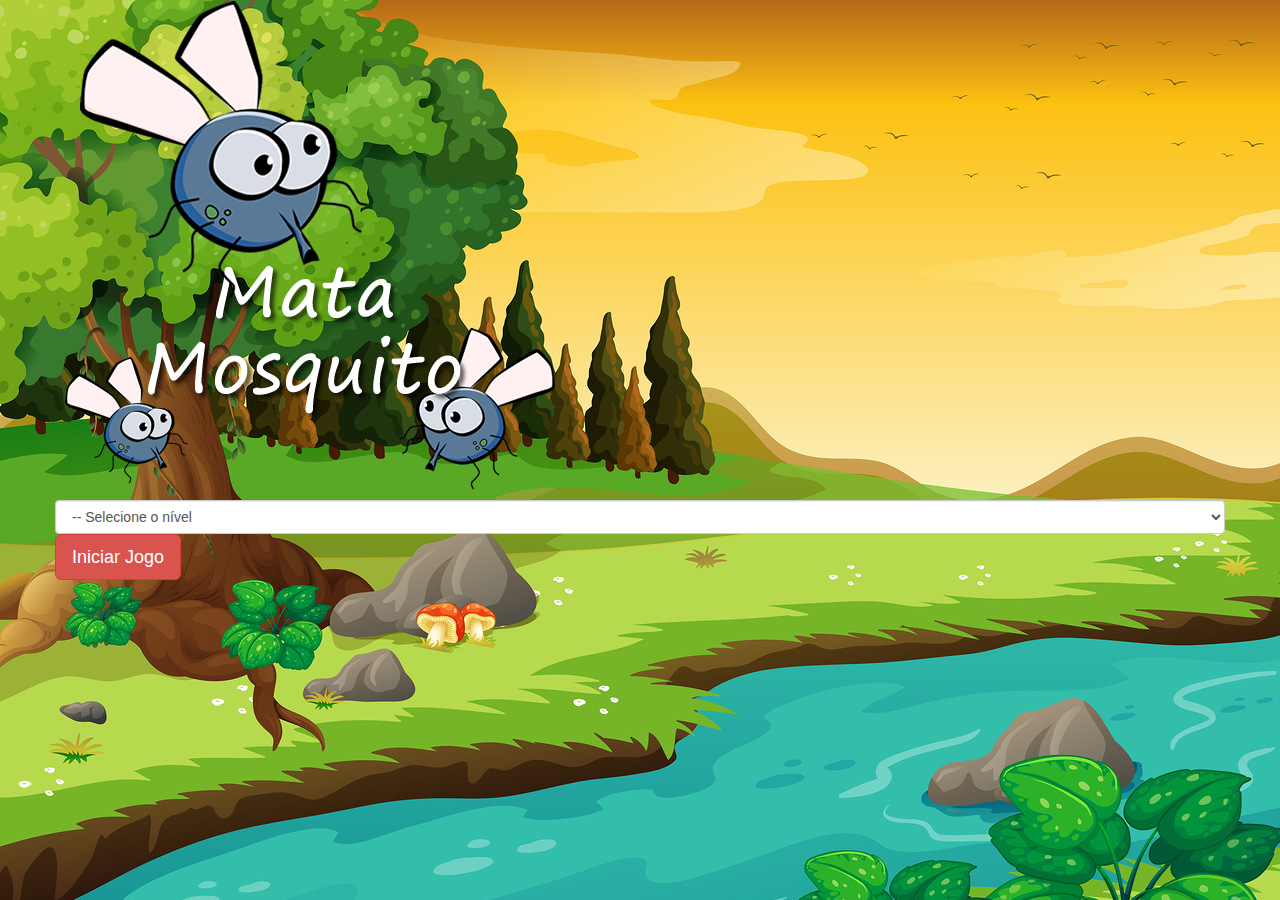
<file: index.html>
<!DOCTYPE html>
<html>
	<head>
		<title></title>
		<meta charset="utf-8">
		<link rel="stylesheet" href="https://maxcdn.bootstrapcdn.com/bootstrap/3.3.7/css/bootstrap.min.css" integrity="sha384-BVYiiSIFeK1dGmJRAkycuHAHRg32OmUcww7on3RYdg4Va+PmSTsz/K68vbdEjh4u" crossorigin="anonymous">


		<link rel="stylesheet" type="text/css" href="estilo.css">

		<script>
			function iniciarJogo(){
				var nivel = document.getElementById('nivel').value

				if (nivel === '') {
					alert("Selecione um nível para iniciar o jogo")
					return false
				}

				window.location.href = "app.html?" + nivel
			}
		</script>
		
	</head>
	<body>


		<div class="container">
			<div class="row">
				<div class="col">
					<div class="d-flex justify-content-center">
						<img src="imagens/game.png" />	
					</div>
				</div>
			</div>



			<div class="row">
				<div class="col">
					<div class="d-flex justify-content-center">
						<div class="mb-2">
							<select class="form-control" id="nivel">
							<option value="">-- Selecione o nível</option>
							<option value="normal">Normal</option>
							<option value="dificil">Difícil</option>
							<option value="chucknorris">Chuck Norris</option>
							</select>
						</div>
					</div>
				</div>
			</div>



			<div class="row">
				<div class="col">
					<div class="d-flex justify-content-center">
						<button type="button" class="btn btn-danger btn-lg" onclick="iniciarJogo()" >Iniciar Jogo</button>
					</div>
				</div>
			</div>







		</div>




	</body>
</html>
</file>
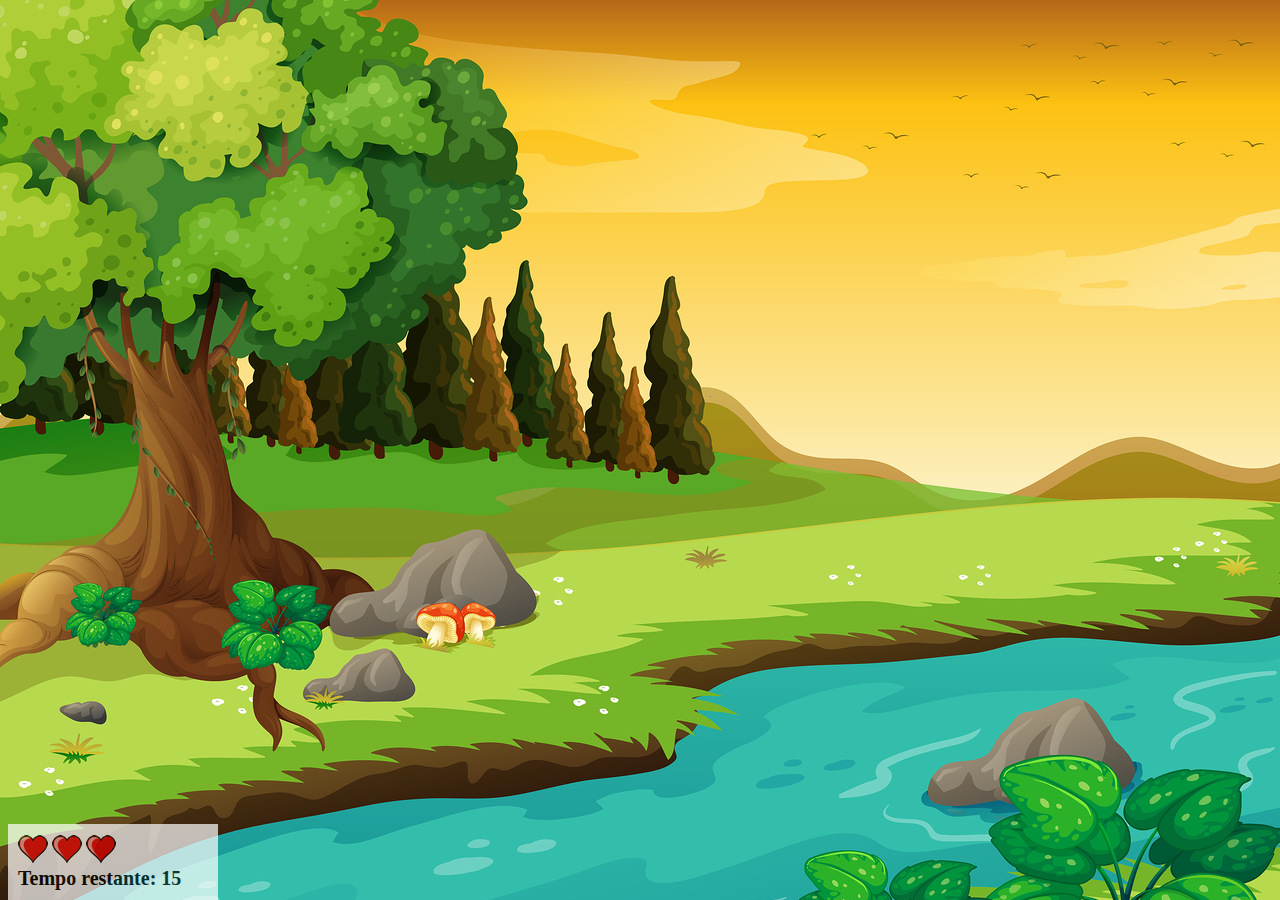
<file: app.html>
<!DOCTYPE html>
<html>
	<head>
		<title></title>
		<meta charset="utf-8">

		<link rel="stylesheet" type="text/css" href="estilo.css">

		<script src="jogo.js"></script>

		
	</head>
	<body onresize="ajustaTamanhoPalcoJogo()">

		<div class="painel">

			<div class="vida">
				<img id="v1" src="imagens/coracao_cheio.png">
				<img id="v2" src="imagens/coracao_cheio.png">
				<img id="v3" src="imagens/coracao_cheio.png">
			</div>

			<div class="cronometro"> Tempo restante: <span id="cronometro"> </span> </div>
		</div>

		

		<script type="text/javascript">
			document.getElementById('cronometro').innerHTML = tempo

			var criaMosquito = setInterval(function() {
				posicaoRandomica()
			}, criaMosquitoTempo)
		</script>
	</body>
</html>
</file>
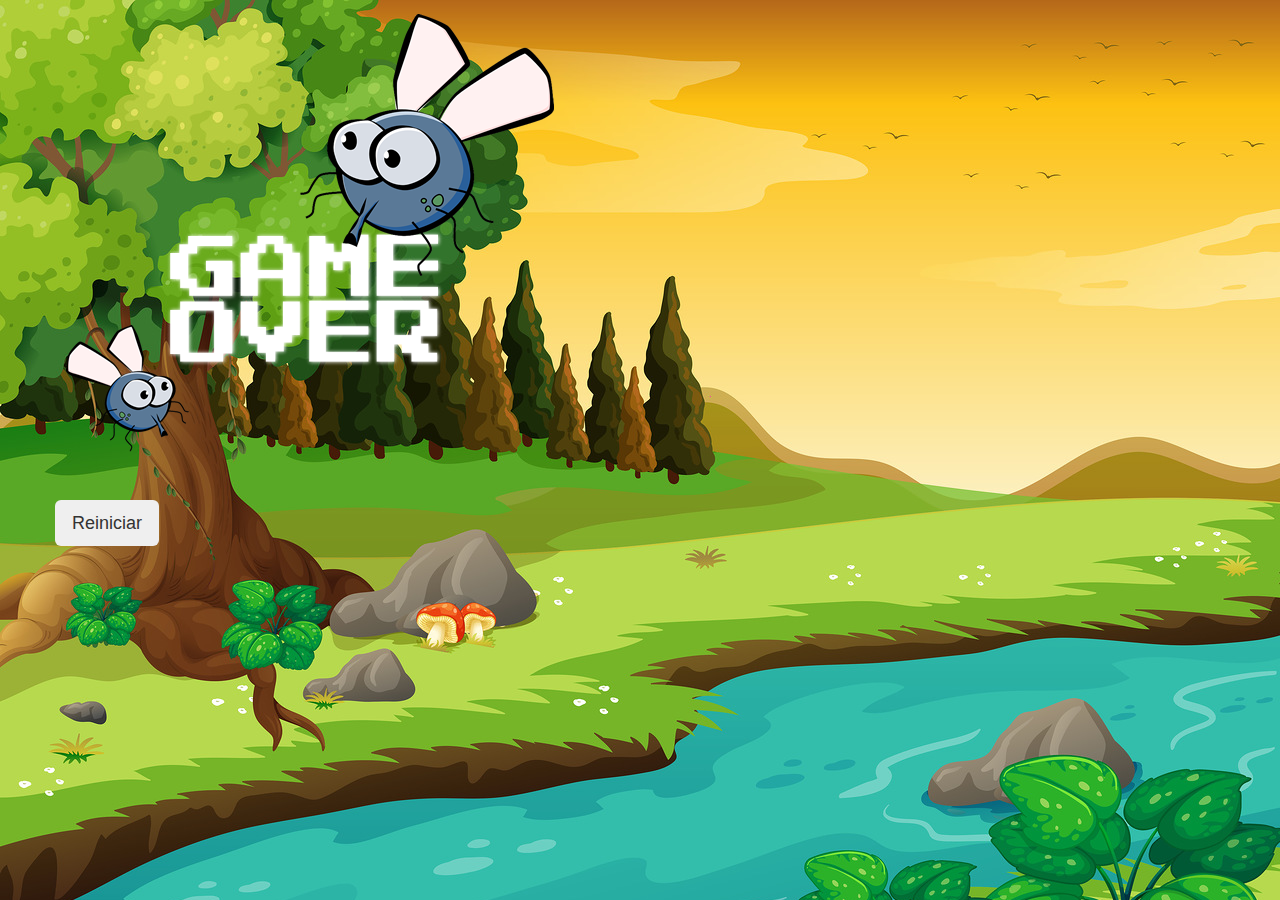
<file: fim_de_jogo.html>
<!DOCTYPE html>
<html>
	<head>
		<title></title>
		<meta charset="utf-8">


		<link rel="stylesheet" href="https://maxcdn.bootstrapcdn.com/bootstrap/3.3.7/css/bootstrap.min.css" integrity="sha384-BVYiiSIFeK1dGmJRAkycuHAHRg32OmUcww7on3RYdg4Va+PmSTsz/K68vbdEjh4u" crossorigin="anonymous">


		<link rel="stylesheet" type="text/css" href="estilo.css">
		
	</head>
	<body>


		<div class="container">
			<div class="row">
				<div class="col">
					<div class="d-flex justify-content-center">
						<img src="imagens/game_over.png" />	
					</div>
				</div>
			</div>



			<div class="row">
				<div class="col">
					<div class="d-flex justify-content-center">
						<button type="button" class="btn btn-dark btn-lg" onclick="window.location.href = 'index.html' ">Reiniciar</button>
					</div>
				</div>
			</div>







		</div>




	</body>
</html>
</file>
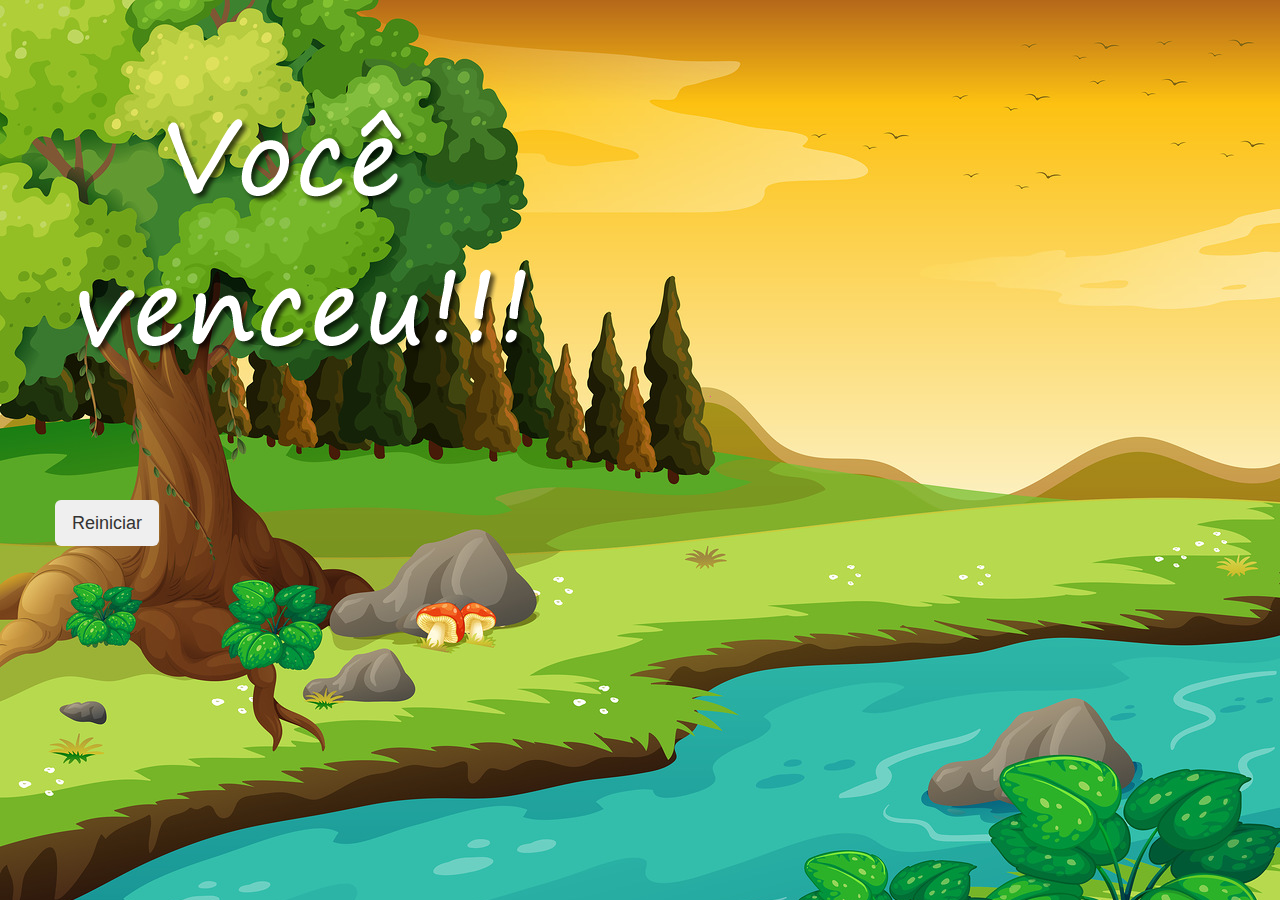
<file: vitoria.html>
<!DOCTYPE html>
<html>
	<head>
		<title></title>
		<meta charset="utf-8">


		<link rel="stylesheet" href="https://maxcdn.bootstrapcdn.com/bootstrap/3.3.7/css/bootstrap.min.css" integrity="sha384-BVYiiSIFeK1dGmJRAkycuHAHRg32OmUcww7on3RYdg4Va+PmSTsz/K68vbdEjh4u" crossorigin="anonymous">


		<link rel="stylesheet" type="text/css" href="estilo.css">
		
	</head>
	<body>


		<div class="container">
			<div class="row">
				<div class="col">
					<div class="d-flex justify-content-center">
						<img src="imagens/vitoria.png" />	
					</div>
				</div>
			</div>



			<div class="row">
				<div class="col">
					<div class="d-flex justify-content-center">
						<button type="button" class="btn btn-dark btn-lg" onclick="window.location.href = 'index.html' ">Reiniciar</button>
					</div>
				</div>
			</div>







		</div>




	</body>
</html>
</file>
<file: estilo.css>
html {
	cursor: url(imagens/mata_mosquito.png) 30 30, auto;
}


body  {
	background-image: url(imagens/bg.jpg);
	background-repeat: no-repeat;
	background-size: cover;
}


.mosquito1 {
	width: 50px;
	height: 50px;

}

.mosquito2 {
	width: 70px;
	height: 70px;

}

.mosquito3 {
	width: 90px;
	height: 90px;

}

.ladoA {
	transform: scaleX(1);
}

.ladoB {
	transform: scaleX(-1);
}

.painel {
	position: absolute;
	width: 190px;
	padding: 10px;
	bottom: 0px;
	border-top: solid 1px #fff;
	background-color: #fff;
	opacity: 0.7
}

.vidas {
	float: left;
}

.cronometro {
	float: left;
	font-size: 20px;
	font-weight: bold;
}
</file>
